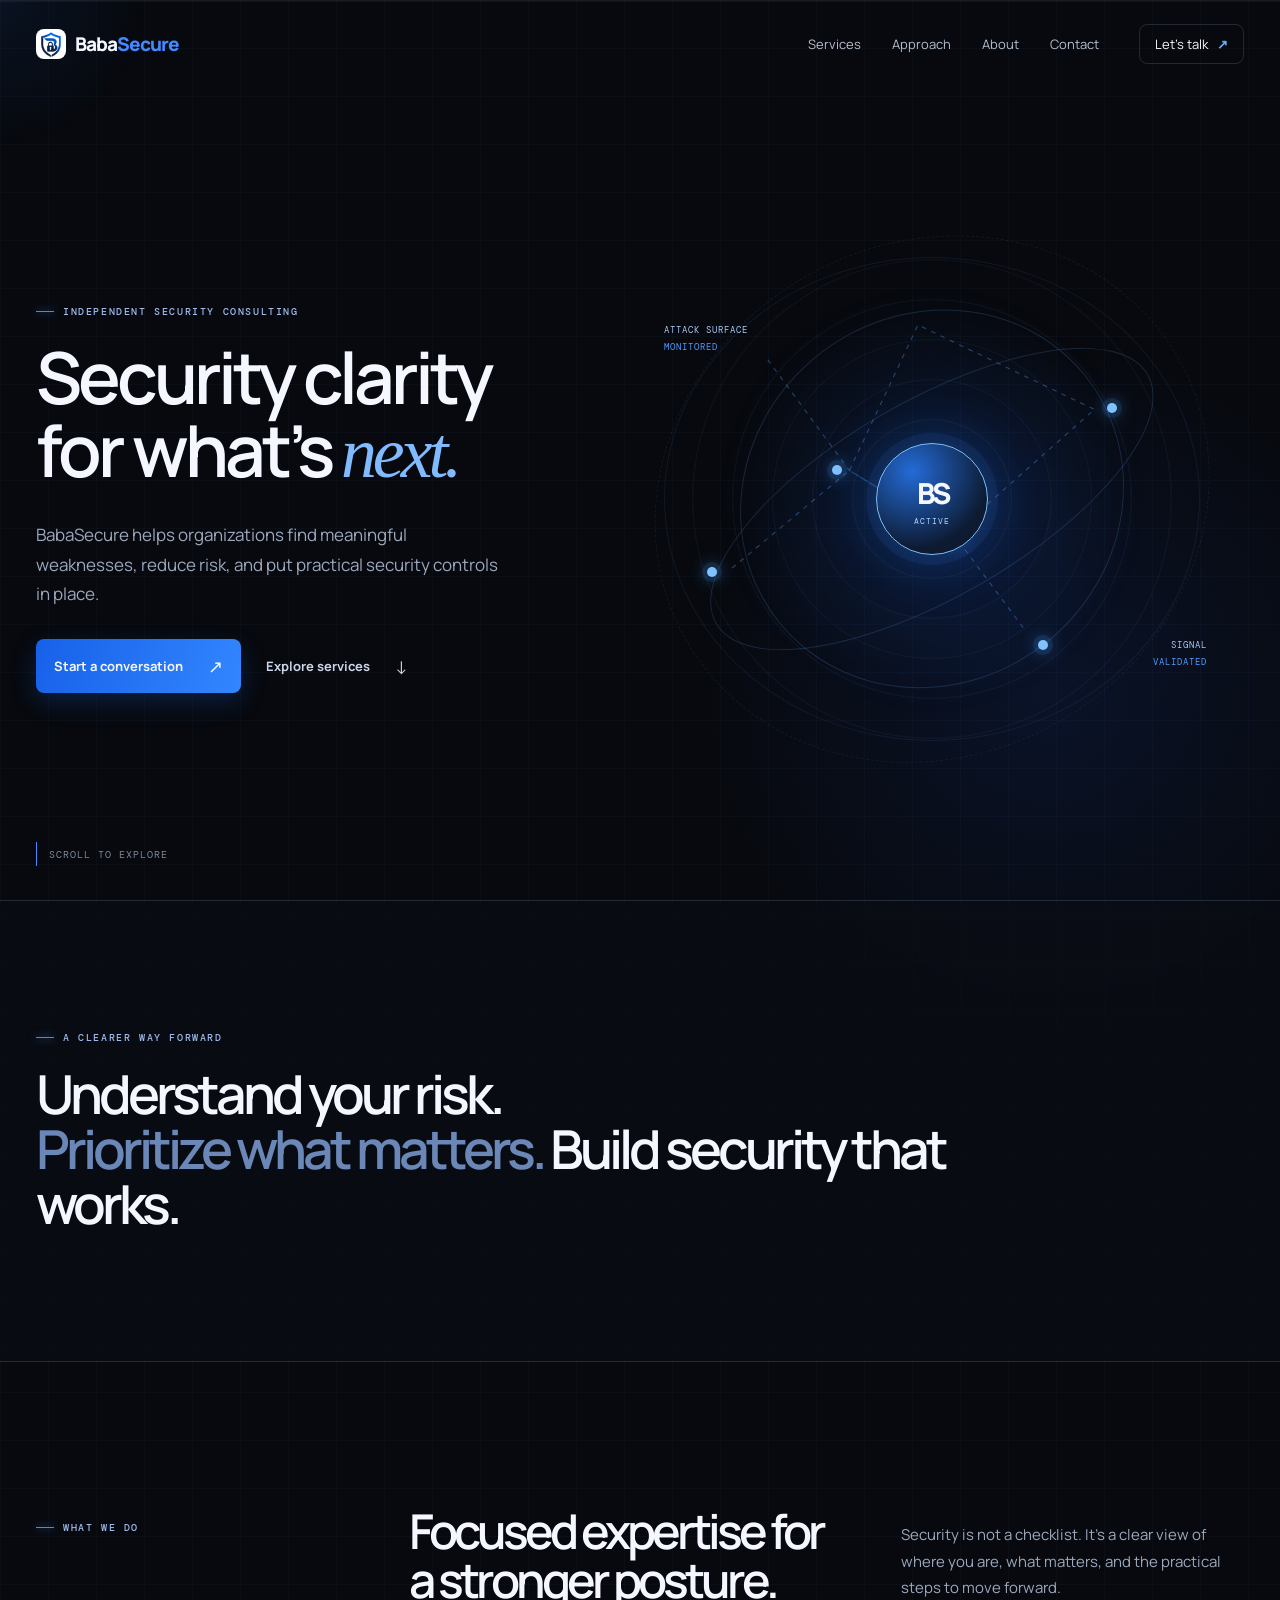
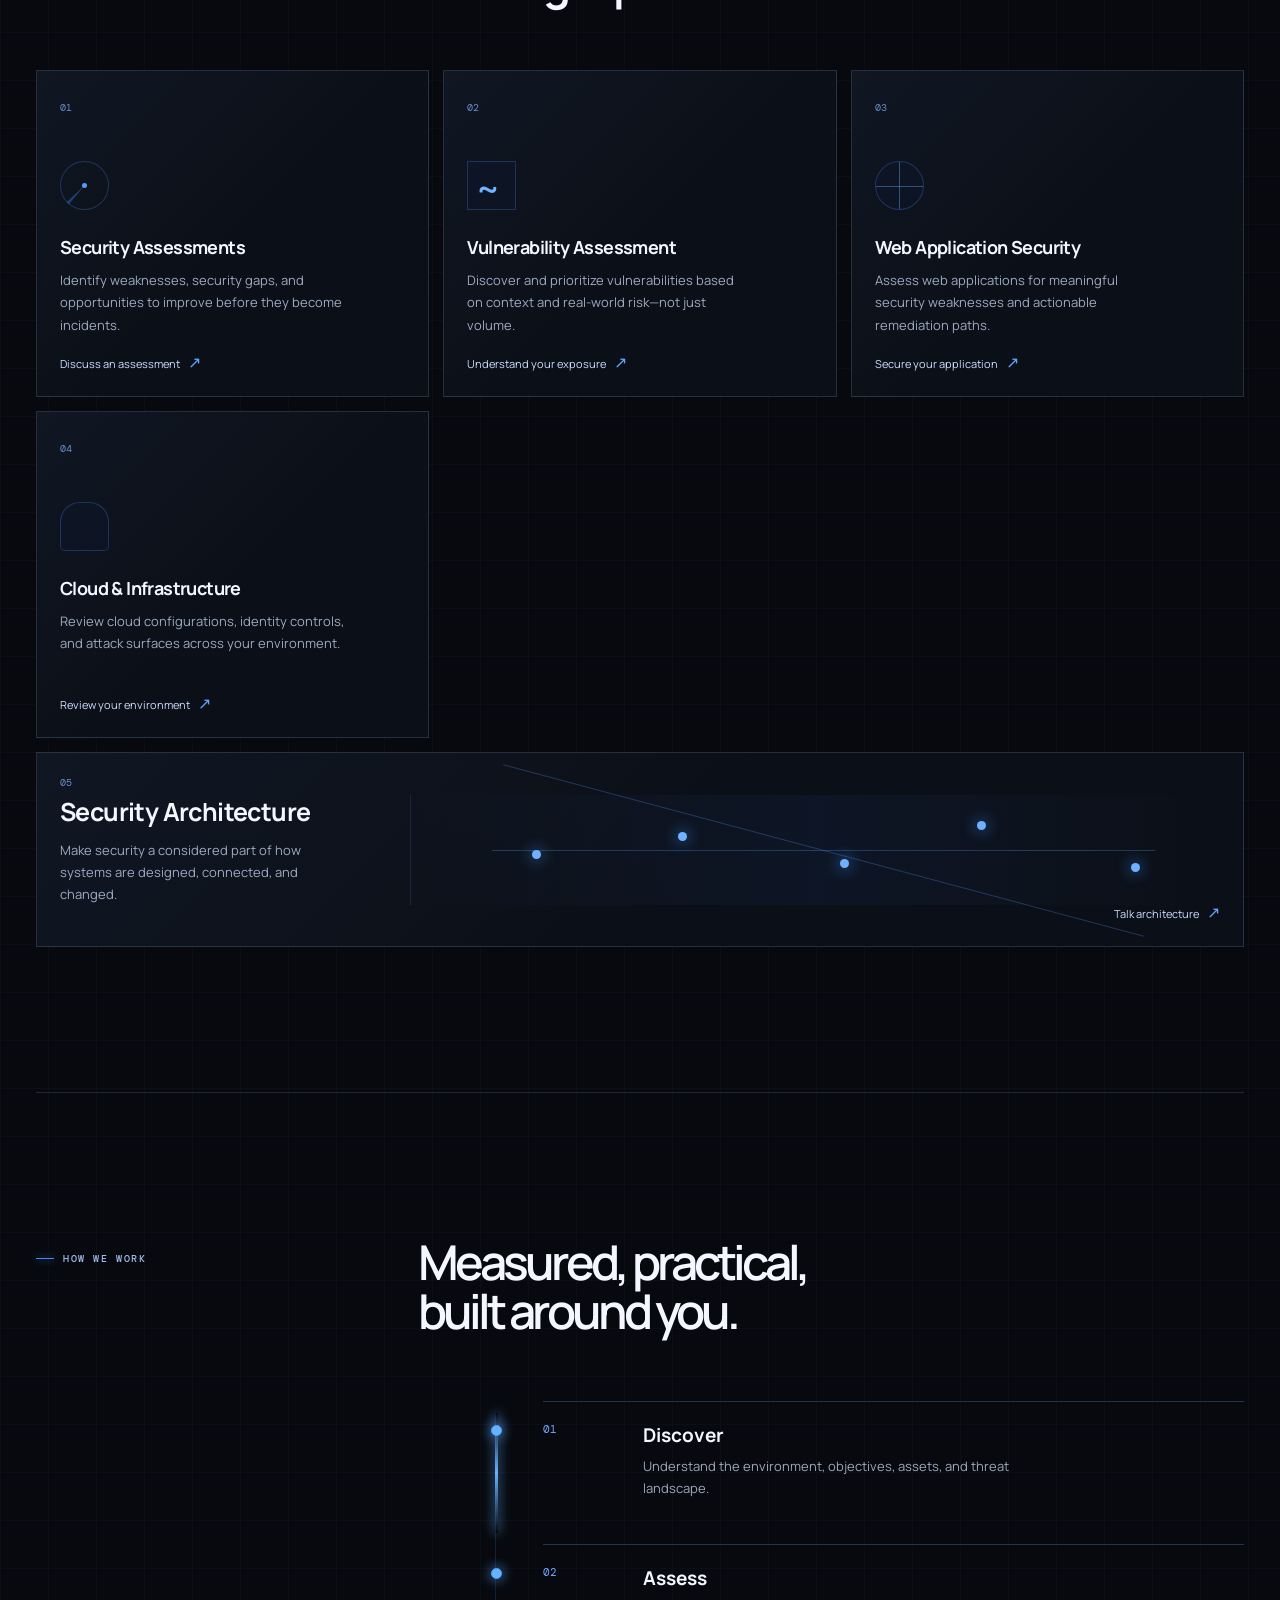
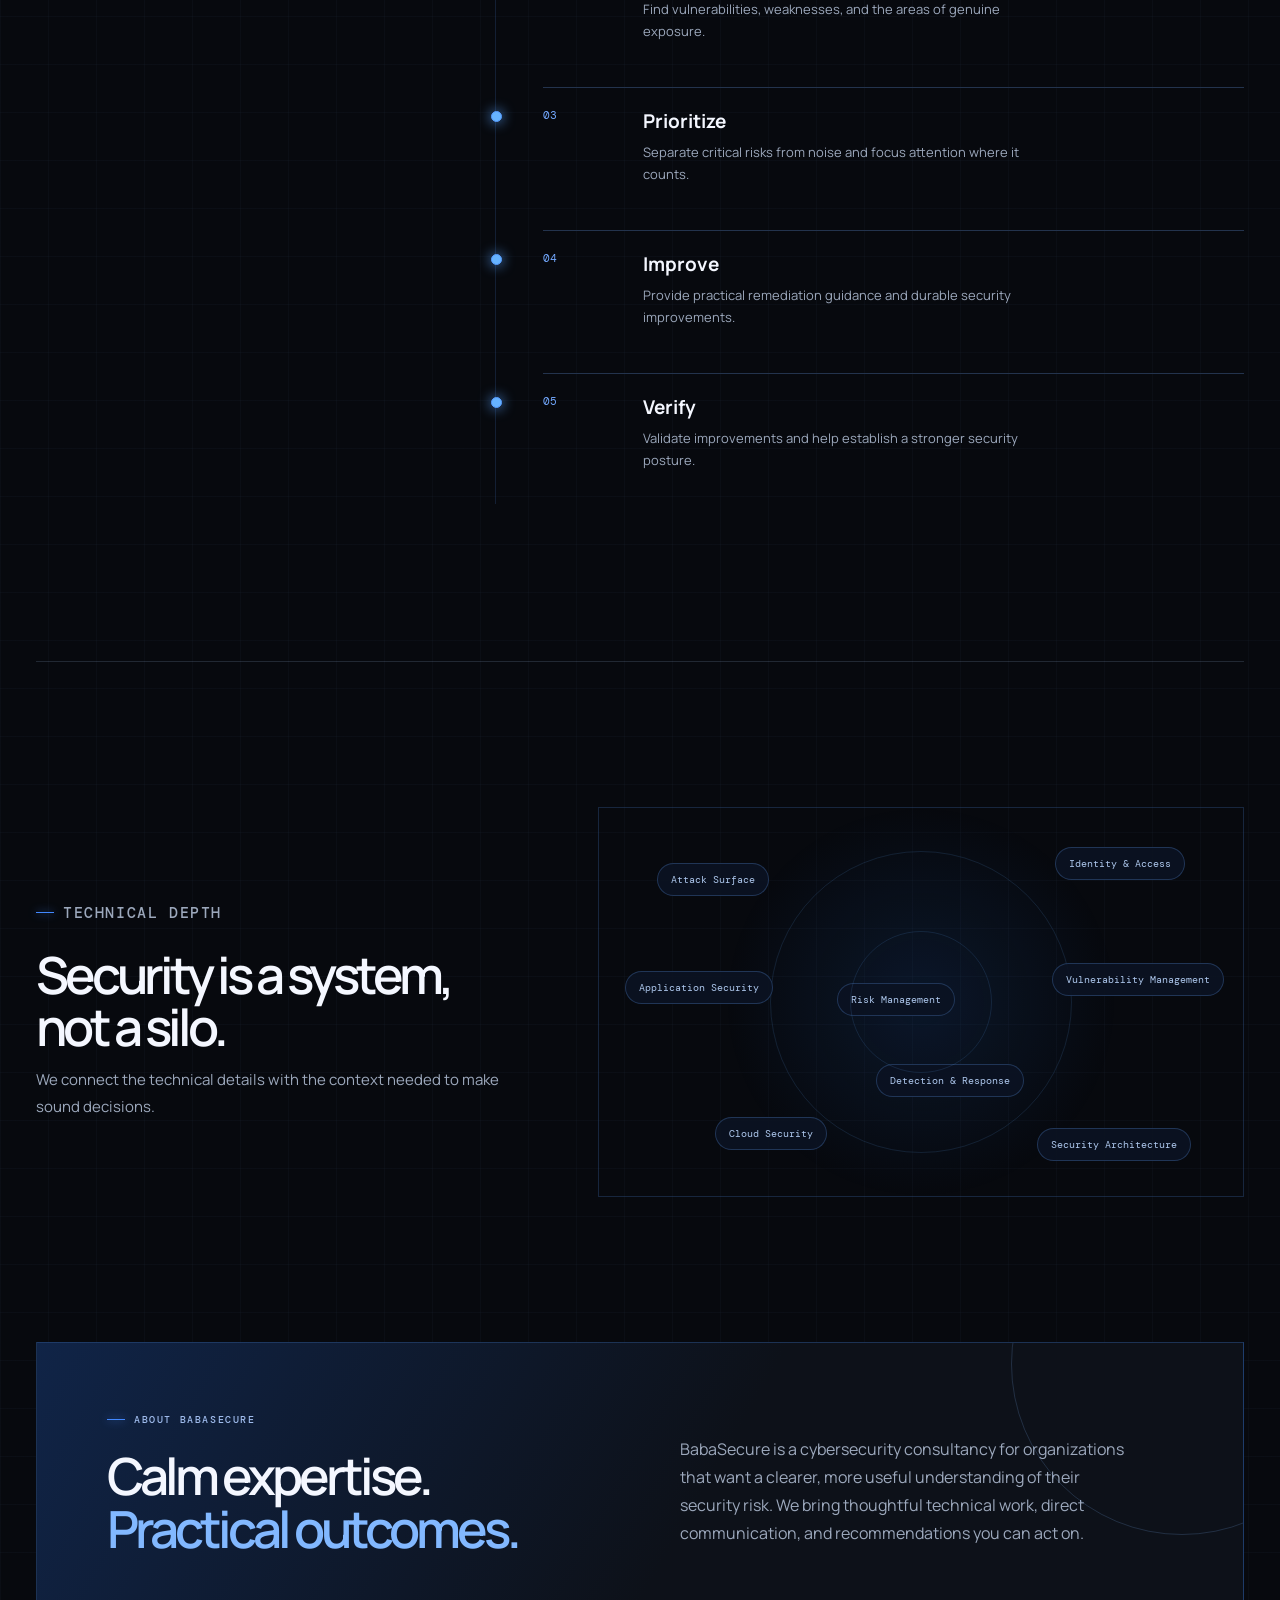
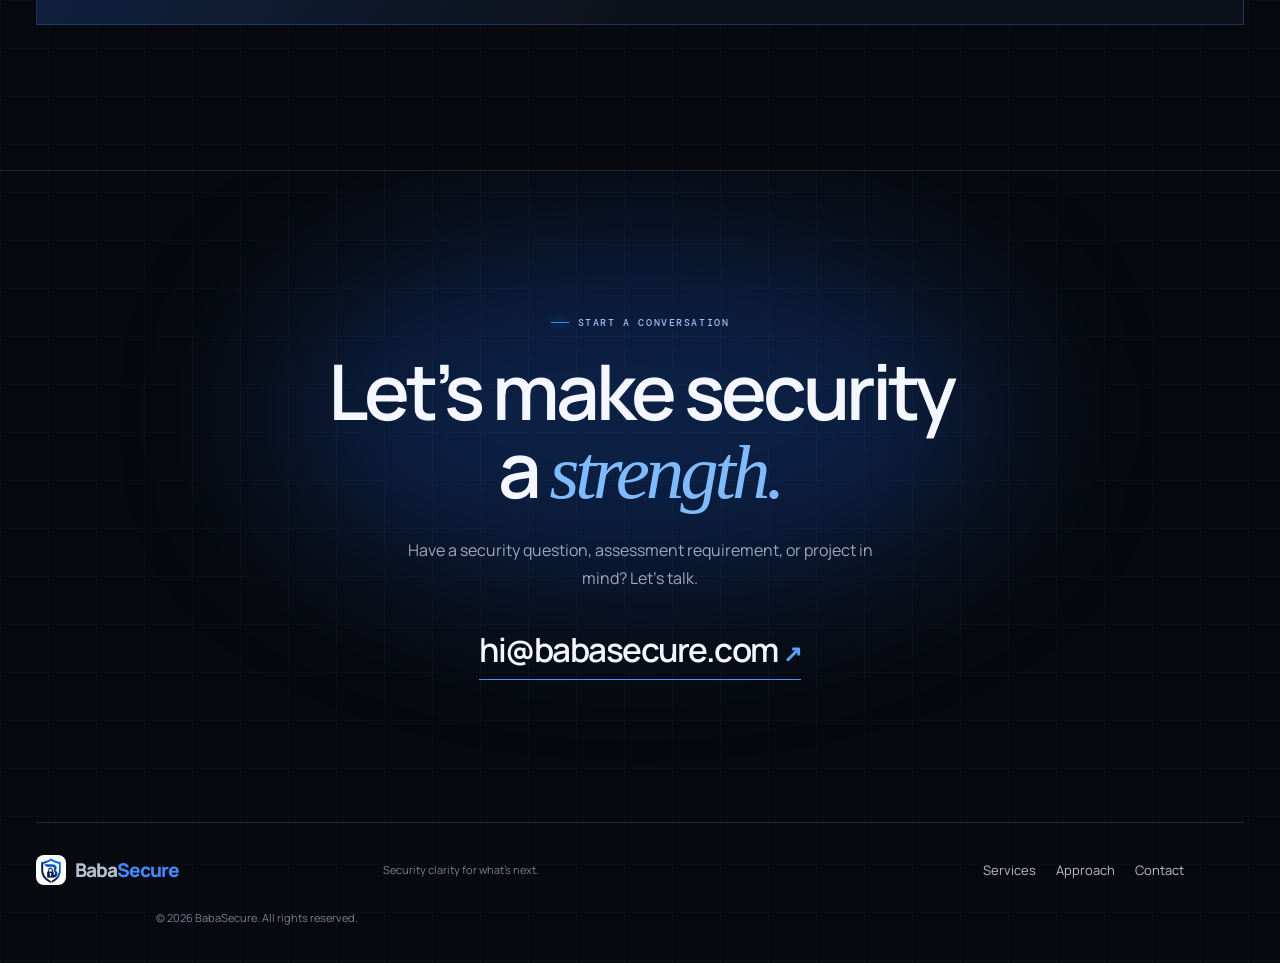
<file: index.html>
<!doctype html>
<html lang="en">
  <head>
    <meta charset="UTF-8" />
    <meta name="viewport" content="width=device-width, initial-scale=1.0" />
    <meta name="description" content="BabaSecure helps organizations understand risk, strengthen controls, and build practical cybersecurity resilience." />
    <meta name="theme-color" content="#07090e" />
    <link rel="canonical" href="https://babasecure.com/" />
    <meta property="og:title" content="BabaSecure — Cybersecurity Consulting" />
    <meta property="og:description" content="Practical cybersecurity for organizations that need clarity, confidence, and resilient systems." />
    <meta property="og:type" content="website" />
    <meta property="og:url" content="https://babasecure.com/" />
    <meta name="twitter:card" content="summary" />
    <title>BabaSecure — Cybersecurity Consulting</title>
    <link rel="icon" href="BabaSecure%20nobg.png" />
    <link rel="stylesheet" href="styles.css" />
    <link rel="stylesheet" href="logo.css" />
  </head>
  <body>
    <div class="progress" aria-hidden="true"><i></i></div>
    <div class="cursor-glow" aria-hidden="true"></div>
    <header class="site-header" id="top">
      <a class="brand" href="#top" aria-label="BabaSecure home"><img src="BabaSecure%20nobg.png" alt="" /><span>Baba<span>Secure</span></span></a>
      <nav class="desktop-nav" aria-label="Main navigation">
        <a href="#services">Services</a><a href="#approach">Approach</a><a href="#about">About</a><a href="#contact">Contact</a>
      </nav>
      <a class="nav-cta" href="mailto:hi@babasecure.com">Let’s talk <b>↗</b></a>
      <button class="menu-toggle" aria-expanded="false" aria-controls="mobile-nav" aria-label="Open menu"><i></i><i></i></button>
    </header>
    <div class="mobile-nav" id="mobile-nav" aria-hidden="true"><a href="#services">Services</a><a href="#approach">Approach</a><a href="#about">About</a><a href="#contact">Contact</a><a class="button primary" href="mailto:hi@babasecure.com">Let’s talk <span>↗</span></a></div>

    <main>
      <section class="hero" aria-labelledby="hero-title">
        <div class="hero-copy reveal">
          <p class="eyebrow"><i></i> Independent security consulting</p>
          <h1 id="hero-title">Security clarity<br />for what’s <em>next.</em></h1>
          <p class="hero-text">BabaSecure helps organizations find meaningful weaknesses, reduce risk, and put practical security controls in place.</p>
          <div class="hero-actions"><a class="button primary" href="mailto:hi@babasecure.com">Start a conversation <span>↗</span></a><a class="button text-button" href="#services">Explore services <span>↓</span></a></div>
        </div>
        <div class="system" aria-label="Abstract animated security network visualization" role="img">
          <div class="orb orb-one"></div><div class="orb orb-two"></div>
          <div class="orbit orbit-a"></div><div class="orbit orbit-b"></div><div class="orbit orbit-c"></div>
          <div class="system-grid"></div>
          <div class="node n1"></div><div class="node n2"></div><div class="node n3"></div><div class="node n4"></div><div class="node n5"></div>
          <svg viewBox="0 0 600 600" aria-hidden="true"><path d="M87 374 212 270 323 338 473 205"/><path d="M125 152 212 270 323 338 399 440"/><path d="M212 270 285 115 473 205"/></svg>
          <div class="core"><span>BS</span><small>ACTIVE</small></div>
          <div class="system-label label-a">ATTACK SURFACE <b>MONITORED</b></div><div class="system-label label-b">SIGNAL <b>VALIDATED</b></div>
        </div>
        <div class="scroll-cue"><span></span> Scroll to explore</div>
      </section>

      <section class="statement"><p class="eyebrow reveal"><i></i> A clearer way forward</p><h2 class="reveal">Understand your risk.<br /><span>Prioritize what matters.</span> Build security that works.</h2></section>

      <section class="services section" id="services">
        <div class="section-head reveal"><p class="eyebrow"><i></i> What we do</p><h2>Focused expertise for<br />a stronger posture.</h2><p>Security is not a checklist. It’s a clear view of where you are, what matters, and the practical steps to move forward.</p></div>
        <div class="service-grid">
          <article class="service-card reveal"><span class="index">01</span><div class="service-icon icon-scan"></div><h3>Security Assessments</h3><p>Identify weaknesses, security gaps, and opportunities to improve before they become incidents.</p><a href="mailto:hi@babasecure.com?subject=Security%20Assessment%20enquiry">Discuss an assessment <span>↗</span></a></article>
          <article class="service-card reveal"><span class="index">02</span><div class="service-icon icon-pulse"></div><h3>Vulnerability Assessment</h3><p>Discover and prioritize vulnerabilities based on context and real-world risk—not just volume.</p><a href="mailto:hi@babasecure.com?subject=Vulnerability%20Assessment%20enquiry">Understand your exposure <span>↗</span></a></article>
          <article class="service-card reveal"><span class="index">03</span><div class="service-icon icon-web"></div><h3>Web Application Security</h3><p>Assess web applications for meaningful security weaknesses and actionable remediation paths.</p><a href="mailto:hi@babasecure.com?subject=Web%20Application%20Security%20enquiry">Secure your application <span>↗</span></a></article>
          <article class="service-card reveal"><span class="index">04</span><div class="service-icon icon-cloud"></div><h3>Cloud & Infrastructure</h3><p>Review cloud configurations, identity controls, and attack surfaces across your environment.</p><a href="mailto:hi@babasecure.com?subject=Cloud%20Security%20enquiry">Review your environment <span>↗</span></a></article>
          <article class="service-card wide reveal"><span class="index">05</span><div><h3>Security Architecture</h3><p>Make security a considered part of how systems are designed, connected, and changed.</p></div><div class="architecture-art"><span></span><span></span><span></span><span></span><span></span></div><a href="mailto:hi@babasecure.com?subject=Security%20Architecture%20enquiry">Talk architecture <span>↗</span></a></article>
        </div>
      </section>

      <section class="approach section" id="approach"><div class="section-head reveal"><p class="eyebrow"><i></i> How we work</p><h2>Measured, practical,<br />built around you.</h2></div><div class="process">
        <div class="process-line" aria-hidden="true"><i></i></div>
        <article class="process-step reveal"><span>01</span><div><h3>Discover</h3><p>Understand the environment, objectives, assets, and threat landscape.</p></div></article>
        <article class="process-step reveal"><span>02</span><div><h3>Assess</h3><p>Find vulnerabilities, weaknesses, and the areas of genuine exposure.</p></div></article>
        <article class="process-step reveal"><span>03</span><div><h3>Prioritize</h3><p>Separate critical risks from noise and focus attention where it counts.</p></div></article>
        <article class="process-step reveal"><span>04</span><div><h3>Improve</h3><p>Provide practical remediation guidance and durable security improvements.</p></div></article>
        <article class="process-step reveal"><span>05</span><div><h3>Verify</h3><p>Validate improvements and help establish a stronger security posture.</p></div></article>
      </div></section>

      <section class="capabilities section"><div class="capability-copy reveal"><p class="eyebrow"><i></i> Technical depth</p><h2>Security is a system,<br />not a silo.</h2><p>We connect the technical details with the context needed to make sound decisions.</p></div><div class="constellation reveal" aria-label="Security capabilities"><button>Attack Surface</button><button>Identity &amp; Access</button><button>Application Security</button><button>Cloud Security</button><button>Vulnerability Management</button><button>Security Architecture</button><button>Detection &amp; Response</button><button>Risk Management</button></div></section>

      <section class="about section" id="about"><div class="about-card reveal"><div><p class="eyebrow"><i></i> About BabaSecure</p><h2>Calm expertise.<br /><span>Practical outcomes.</span></h2></div><p>BabaSecure is a cybersecurity consultancy for organizations that want a clearer, more useful understanding of their security risk. We bring thoughtful technical work, direct communication, and recommendations you can act on.</p></div></section>
      <section class="contact" id="contact"><div class="contact-glow"></div><p class="eyebrow reveal"><i></i> Start a conversation</p><h2 class="reveal">Let’s make security<br />a <em>strength.</em></h2><p class="reveal">Have a security question, assessment requirement, or project in mind? Let’s talk.</p><a class="email-link reveal" href="mailto:hi@babasecure.com">hi@babasecure.com <span>↗</span></a></section>
    </main>
    <footer><a class="brand" href="#top"><img src="BabaSecure%20nobg.png" alt="" /><span>Baba<span>Secure</span></span></a><p>Security clarity for what’s next.</p><div><a href="#services">Services</a><a href="#approach">Approach</a><a href="mailto:hi@babasecure.com">Contact</a></div><small>© <span id="year"></span> BabaSecure. All rights reserved.</small></footer>
    <script src="script.js"></script>
  </body>
</html>
</file>
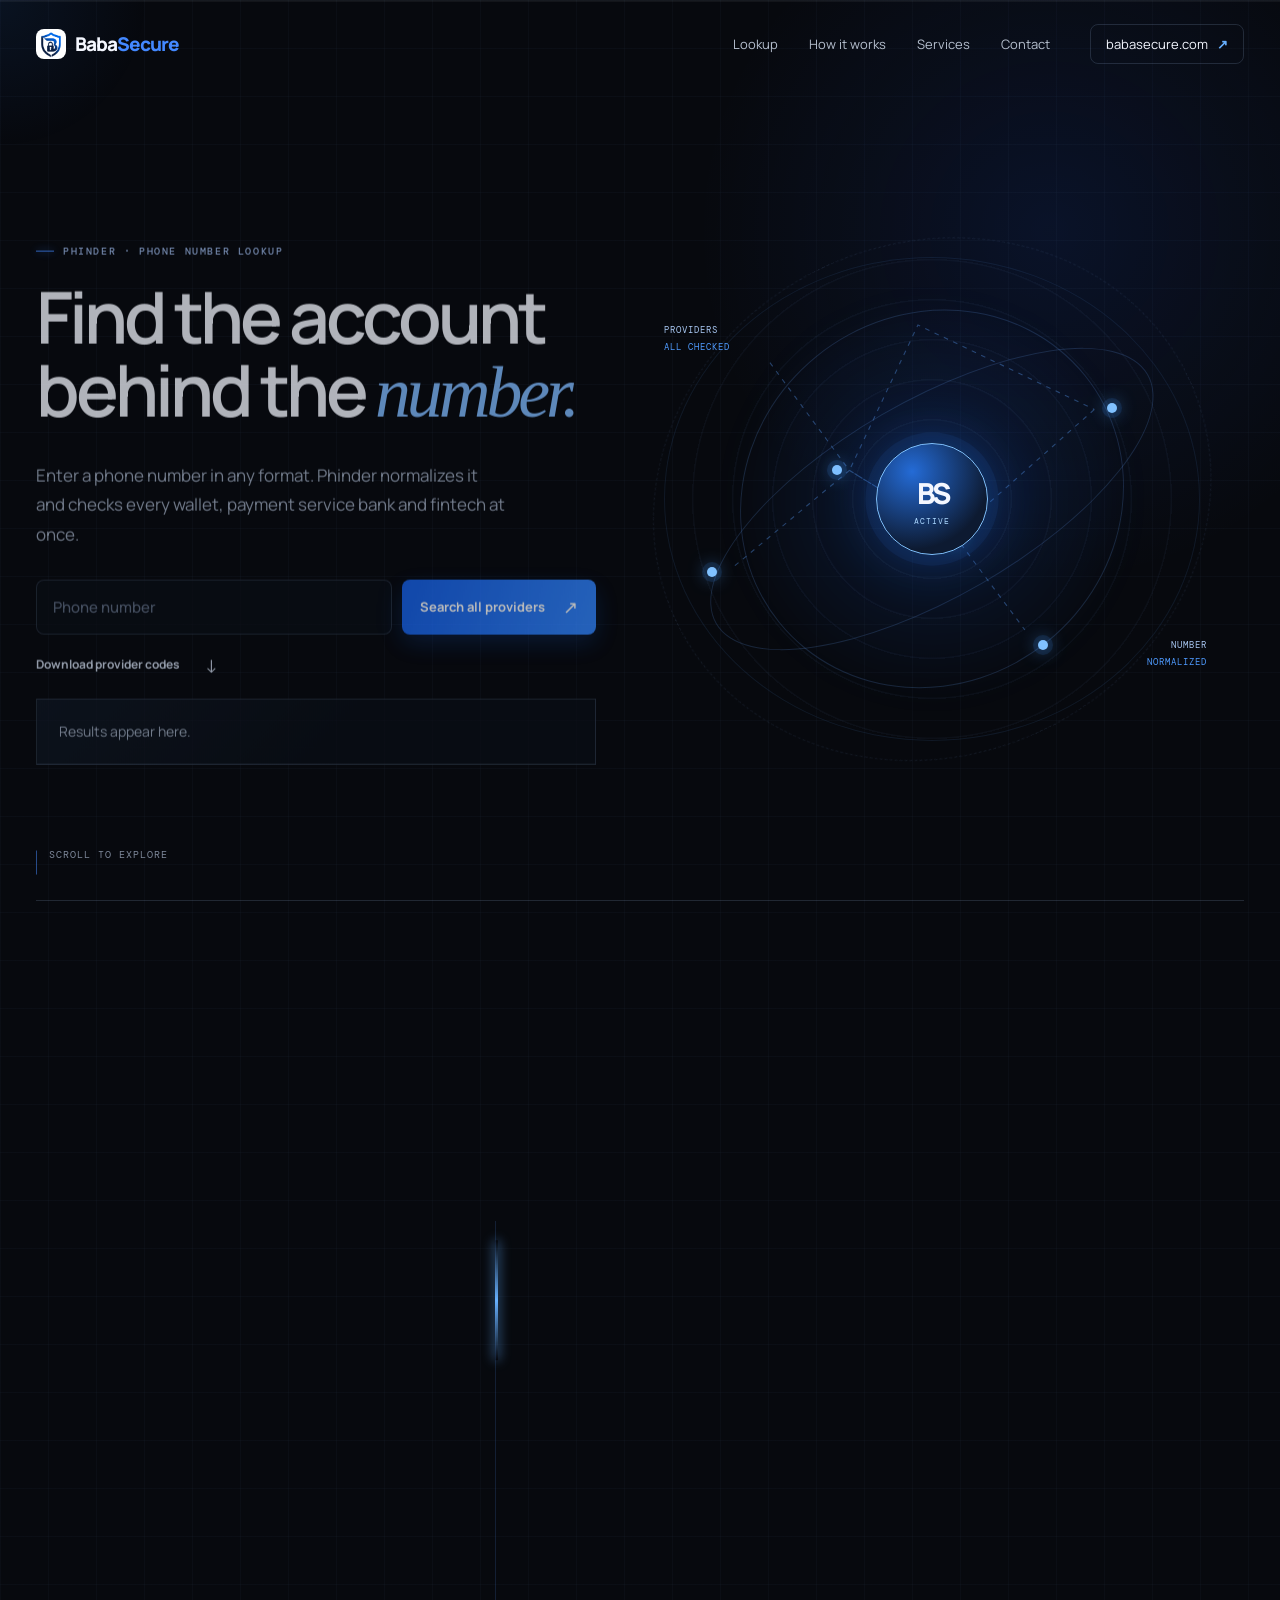
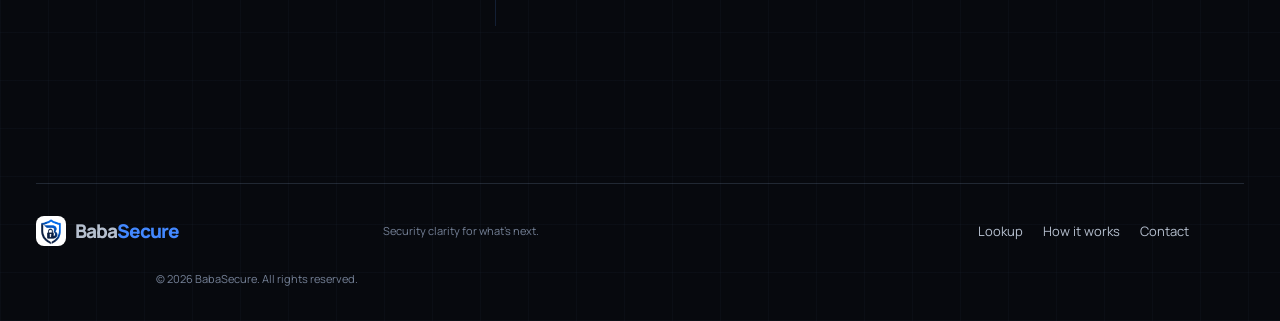
<file: Phinder/index.html>
<!doctype html>
<html lang="en">
  <head>
    <meta charset="utf-8" />
    <meta http-equiv="refresh" content="0; url=./Phinder.html" />
    <link rel="canonical" href="./Phinder.html" />
    <title>Phinder - BabaSecure</title>
  </head>
  <body>
    <p><a href="./Phinder.html">Open Phinder</a></p>
  </body>
</html>
</file>
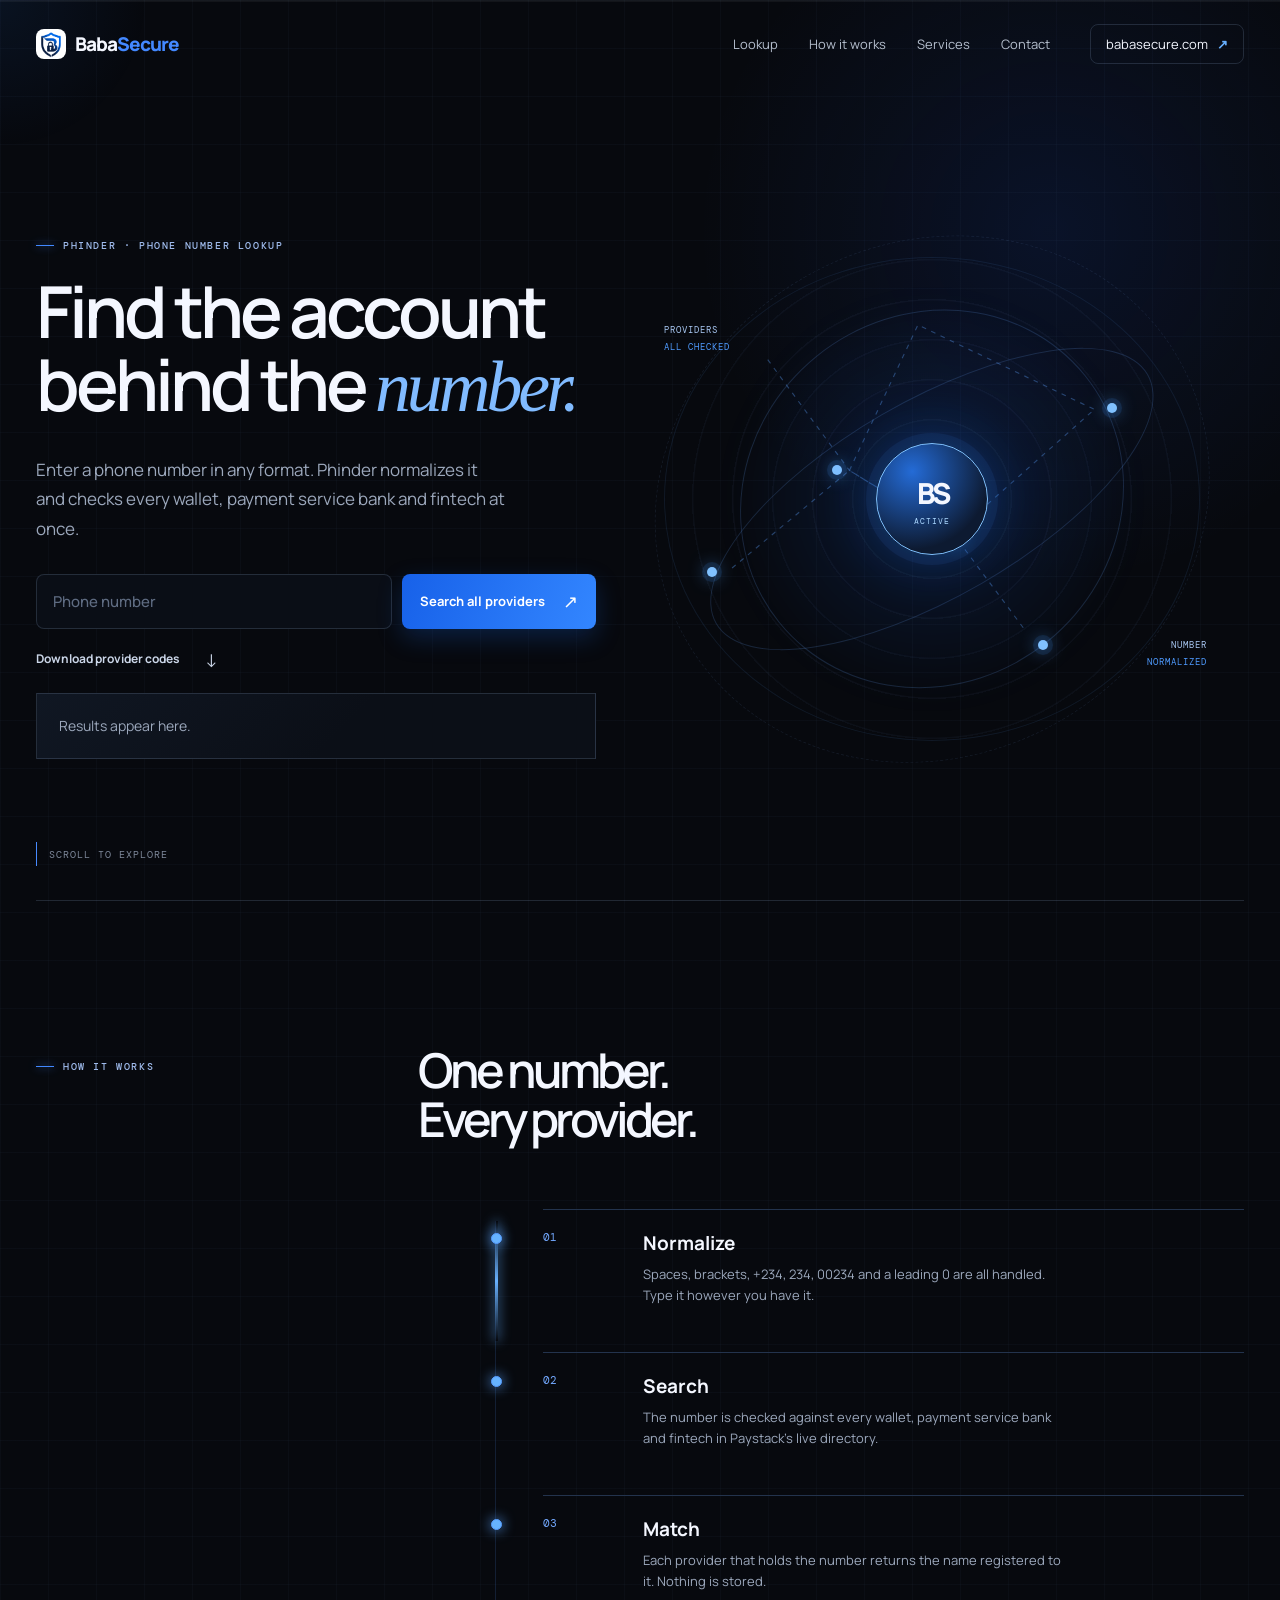
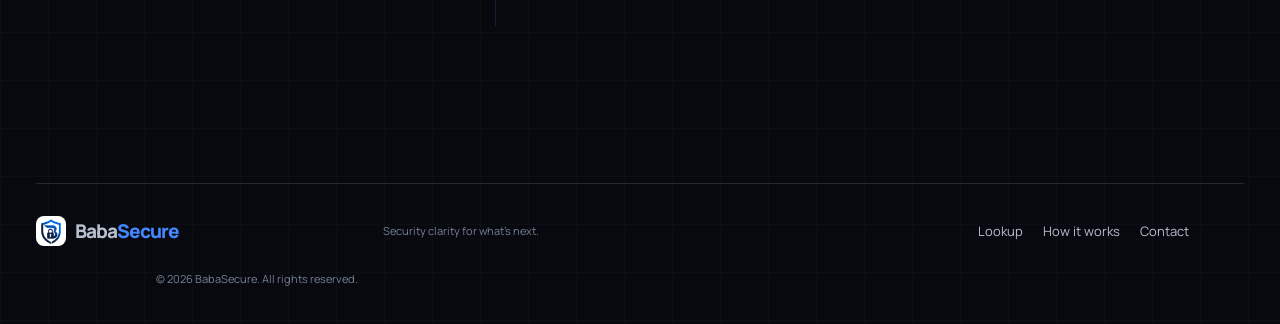
<file: Phinder/Phinder.html>
<!doctype html>
<html lang="en">
<head>
<meta charset="UTF-8">
<meta name="viewport" content="width=device-width, initial-scale=1.0">
<meta name="description" content="Phinder by BabaSecure: enter a phone number and find the registered account name across wallets and payment service banks.">
<meta name="theme-color" content="#07090e">
<meta name="robots" content="noindex">
<title>Phinder — BabaSecure</title>
<link rel="icon" href="../BabaSecure%20nobg.png">
<link rel="stylesheet" href="../styles.css">
<link rel="stylesheet" href="../logo.css">
<style>
.ph-form{max-width:560px}
.ph-row{display:flex;gap:10px}
.ph-input{flex:1;min-width:0;background:#0a0e16;border:1px solid var(--line);border-radius:8px;padding:16px 16px;color:var(--ink);font:500 15px var(--sans);outline:none;transition:border-color .2s,box-shadow .2s}
.ph-input::placeholder{color:#5f6c82}
.ph-input:focus{border-color:#528dff;box-shadow:0 0 0 3px rgba(38,115,255,.22)}
.ph-row .button{border:0;cursor:pointer;color:#fff;white-space:nowrap;gap:18px}
.ph-row .button:disabled{opacity:.6;cursor:progress;transform:none}
.ph-sub{display:flex;align-items:center;gap:22px;margin-top:18px}
.ph-sub .text-button{background:none;border:0;cursor:pointer;padding:0;font-size:12px}
.ph-result{margin-top:22px;border:1px solid var(--line);background:linear-gradient(135deg,#101723,#0b0f17 55%);padding:20px 22px;max-width:560px}
.ph-result[data-state=success]{border-color:#3b78e0;background:linear-gradient(120deg,#102447,#0b0f17 70%);animation:ph-in .45s ease}
.ph-result[data-state=error]{border-color:rgba(255,124,131,.4)}
.ph-rlabel{font:500 10px var(--mono);color:#9fbbec;letter-spacing:1.6px;text-transform:uppercase;margin:0 0 10px;display:flex;align-items:center;gap:9px}
.ph-rlabel:before{content:"";width:18px;height:1px;background:#4288ff;box-shadow:0 0 8px #4288ff}
.ph-result[data-state=error] .ph-rlabel{color:#ff9aa0}
.ph-rname{font-size:clamp(24px,2.8vw,34px);font-weight:600;letter-spacing:-1.2px;line-height:1.15;margin:0;overflow-wrap:anywhere}
.ph-rtext{margin:0;font-size:14px;line-height:1.7;color:var(--muted)}
.ph-rmeta{font:11px/1.7 var(--mono);color:#7d889a;margin:8px 0 0}
.ph-rmeta+.ph-rname{margin-top:20px}
.system.scanning .core{animation-duration:.9s}
.system.scanning .orbit-c{animation-duration:6s}
.system.scanning .system-label b{color:#8fd0ff}
a:focus-visible,button:focus-visible{outline:2px solid #66b9ff;outline-offset:2px}
@keyframes ph-in{from{opacity:0;transform:translateY(10px)}to{opacity:1;transform:none}}
@media(max-width:600px){.ph-row{flex-direction:column}.ph-row .button{min-height:51px}}
</style>
</head>
<body>
<div class="progress" aria-hidden="true"><i></i></div>
<div class="cursor-glow" aria-hidden="true"></div>

<header class="site-header" id="top">
  <a class="brand" href="https://babasecure.com/" aria-label="BabaSecure home"><img src="../BabaSecure%20nobg.png" alt=""><span>Baba<span>Secure</span></span></a>
  <nav class="desktop-nav" aria-label="Main navigation">
    <a href="#lookup">Lookup</a><a href="#how">How it works</a><a href="https://babasecure.com/#services">Services</a><a href="https://babasecure.com/#contact">Contact</a>
  </nav>
  <a class="nav-cta" href="https://babasecure.com/">babasecure.com <b>↗</b></a>
  <button class="menu-toggle" aria-expanded="false" aria-controls="mobile-nav" aria-label="Open menu"><i></i><i></i></button>
</header>
<div class="mobile-nav" id="mobile-nav" aria-hidden="true">
  <a href="#lookup">Lookup</a><a href="#how">How it works</a><a href="https://babasecure.com/#services">Services</a><a href="https://babasecure.com/#contact">Contact</a>
  <a class="button primary" href="https://babasecure.com/">babasecure.com <span>↗</span></a>
</div>

<main>
  <section class="hero" id="lookup" aria-labelledby="hero-title">
    <div class="hero-copy reveal">
      <p class="eyebrow"><i></i> Phinder · Phone number lookup</p>
      <h1 id="hero-title">Find the account<br>behind the <em>number.</em></h1>
      <p class="hero-text">Enter a phone number in any format. Phinder normalizes it and checks every wallet, payment service bank and fintech at once.</p>

      <div class="ph-form">
        <div class="ph-row">
          <input class="ph-input" id="phone" type="tel" placeholder="Phone number" autocomplete="off" aria-label="Phone number">
          <button class="button primary" id="search" type="button">Search all providers <span>↗</span></button>
        </div>
        <div class="ph-sub"><button class="button text-button" id="downloadBanks" type="button">Download provider codes <span>↓</span></button></div>
      </div>
      <div class="ph-result" id="result" role="status" aria-live="polite" data-state="idle"><p class="ph-rtext">Results appear here.</p></div>
    </div>

    <div class="system" id="system" aria-label="Abstract animated network visualization" role="img">
      <div class="orb orb-one"></div><div class="orb orb-two"></div>
      <div class="orbit orbit-a"></div><div class="orbit orbit-b"></div><div class="orbit orbit-c"></div>
      <div class="system-grid"></div>
      <div class="node n1"></div><div class="node n2"></div><div class="node n3"></div><div class="node n4"></div><div class="node n5"></div>
      <svg viewBox="0 0 600 600" aria-hidden="true"><path d="M87 374 212 270 323 338 473 205"/><path d="M125 152 212 270 323 338 399 440"/><path d="M212 270 285 115 473 205"/></svg>
      <div class="core"><span>BS</span><small>ACTIVE</small></div>
      <div class="system-label label-a">PROVIDERS <b>ALL CHECKED</b></div><div class="system-label label-b">NUMBER <b>NORMALIZED</b></div>
    </div>
    <div class="scroll-cue"><span></span> Scroll to explore</div>
  </section>

  <section class="approach section" id="how">
    <div class="section-head reveal"><p class="eyebrow"><i></i> How it works</p><h2>One number.<br>Every provider.</h2></div>
    <div class="process">
      <div class="process-line" aria-hidden="true"><i></i></div>
      <article class="process-step reveal"><span>01</span><div><h3>Normalize</h3><p>Spaces, brackets, +234, 234, 00234 and a leading 0 are all handled. Type it however you have it.</p></div></article>
      <article class="process-step reveal"><span>02</span><div><h3>Search</h3><p>The number is checked against every wallet, payment service bank and fintech in Paystack’s live directory.</p></div></article>
      <article class="process-step reveal"><span>03</span><div><h3>Match</h3><p>Each provider that holds the number returns the name registered to it. Nothing is stored.</p></div></article>
    </div>
  </section>
</main>

<footer>
  <a class="brand" href="https://babasecure.com/"><img src="../BabaSecure%20nobg.png" alt=""><span>Baba<span>Secure</span></span></a>
  <p>Security clarity for what’s next.</p>
  <div><a href="#lookup">Lookup</a><a href="#how">How it works</a><a href="https://babasecure.com/#contact">Contact</a></div>
  <small>© <span id="year"></span> BabaSecure. All rights reserved.</small>
</footer>

<script src="../script.js"></script>
<script>
const $ = id => document.getElementById(id);
const result = $('result'), system = $('system');
const el = (tag, cls, text) => { const e = document.createElement(tag); e.className = cls; e.textContent = text; return e; };
const setResult = (state, items) => { result.dataset.state = state; result.replaceChildren(...items); };

$('downloadBanks').addEventListener('click', async () => {
  try {
    const r = await fetch('/api/banks'), d = await r.json();
    if (!r.ok) throw new Error(d.error || 'Provider list unavailable.');
    const esc = v => '"' + String(v ?? '').replaceAll('"', '""') + '"';
    const csv = ['Name,Paystack code,NIP institution code,Type,Active',
      ...d.banks.map(b => [b.name, b.code, b.nipCode, b.type, b.active].map(esc).join(','))].join('\r\n');
    const a = document.createElement('a');
    a.href = URL.createObjectURL(new Blob([csv], { type: 'text/csv' }));
    a.download = 'paystack-nigeria-bank-codes.csv'; a.click(); URL.revokeObjectURL(a.href);
  } catch (err) { setResult('error', [el('p', 'ph-rlabel', 'Download failed'), el('p', 'ph-rtext', err.message)]); }
});

async function lookup() {
  const phone = $('phone').value.trim(), btn = $('search');
  if (!phone) { setResult('error', [el('p', 'ph-rlabel', 'No number'), el('p', 'ph-rtext', 'Enter a phone number.')]); $('phone').focus(); return; }
  btn.disabled = true; system.classList.add('scanning');
  setResult('idle', [el('p', 'ph-rlabel', 'Searching'), el('p', 'ph-rtext', 'Checking all providers. This can take several seconds…')]);
  try {
    const res = await fetch('/api/resolve', { method: 'POST', headers: { 'content-type': 'application/json' }, body: JSON.stringify({ phone }) });
    const data = await res.json();
    if (!res.ok) throw new Error(data.error || 'Lookup failed.');
    const note = data.incomplete?.length ? ` ${data.incomplete.length} provider(s) did not respond: ${data.incomplete.join(', ')}.` : '';
    if (!data.matches.length) {
      setResult('error', [el('p', 'ph-rlabel', 'No match'), el('p', 'ph-rtext', `No registered name found for ${data.normalized} at ${data.checked} providers.${note}`)]);
    } else {
      const items = [el('p', 'ph-rlabel', `${data.matches.length} ${data.matches.length === 1 ? 'match' : 'matches'} · ${data.normalized}`)];
      for (const m of data.matches) items.push(el('p', 'ph-rname', m.accountName), el('p', 'ph-rmeta', m.bank));
      items.push(el('p', 'ph-rmeta', `Checked ${data.checked} providers · ${new Date(data.timestamp).toLocaleString()}${note}`));
      setResult('success', items);
    }
  } catch (err) {
    setResult('error', [el('p', 'ph-rlabel', 'No result'), el('p', 'ph-rtext', err.message || 'Could not reach the service.')]);
  } finally { btn.disabled = false; system.classList.remove('scanning'); }
}
$('search').addEventListener('click', lookup);
$('phone').addEventListener('keydown', e => { if (e.key === 'Enter') lookup(); });
</script>
</body>
</html>
</file>
<file: styles.css>
@import url('https://fonts.googleapis.com/css2?family=DM+Mono:wght@400;500&family=Manrope:wght@400;500;600;700;800&display=swap');
:root{--bg:#07090e;--surface:#0c1018;--line:rgba(176,202,246,.16);--ink:#f4f7ff;--muted:#9ca8bc;--blue:#2673ff;--cyan:#66b9ff;--mono:'DM Mono',monospace;--sans:Manrope,Arial,sans-serif}*{box-sizing:border-box}html{scroll-behavior:smooth}body{margin:0;background:var(--bg);color:var(--ink);font-family:var(--sans);overflow-x:hidden;background-image:radial-gradient(circle at 82% 12%,rgba(35,98,255,.11),transparent 22rem),linear-gradient(rgba(111,142,200,.035) 1px,transparent 1px),linear-gradient(90deg,rgba(111,142,200,.035) 1px,transparent 1px);background-size:auto,48px 48px,48px 48px}a{color:inherit;text-decoration:none}button{font:inherit}.progress{height:2px;position:fixed;z-index:100;inset:0 0 auto;background:rgba(255,255,255,.05)}.progress i{display:block;height:100%;width:0;background:linear-gradient(90deg,var(--blue),var(--cyan));box-shadow:0 0 12px var(--blue)}.site-header{height:88px;display:flex;align-items:center;justify-content:space-between;max-width:1340px;margin:auto;padding:0 36px;position:sticky;top:0;z-index:20;transition:.35s}.site-header.scrolled{height:70px;background:rgba(7,9,14,.76);backdrop-filter:blur(16px);border-bottom:1px solid rgba(255,255,255,.08)}.brand{font-weight:800;font-size:19px;letter-spacing:-1px;display:flex;align-items:center;gap:9px}.brand>span:last-child>span{color:#4388ff}.brand-mark{width:29px;height:29px;border:1px solid #347dff;border-radius:8px;display:grid;place-items:center;font-size:14px;background:linear-gradient(145deg,rgba(62,134,255,.3),rgba(11,22,47,.2));box-shadow:inset 0 0 13px #2869cc44}.desktop-nav{display:flex;gap:31px;margin-left:auto;margin-right:40px}.desktop-nav a,footer a{font-size:13px;color:#b5bfce;transition:.2s}.desktop-nav a:hover,footer a:hover{color:#fff}.nav-cta{font-size:13px;border:1px solid var(--line);padding:10px 15px;border-radius:8px;transition:.25s}.nav-cta:hover{border-color:#528dff;background:#1e58c61}.nav-cta b{color:#67b0ff;margin-left:6px}.menu-toggle,.mobile-nav{display:none}.hero{min-height:calc(100vh - 88px);max-width:1340px;margin:auto;padding:80px 36px 70px;display:grid;grid-template-columns:1fr 1fr;align-items:center;position:relative}.hero-copy{z-index:2}.eyebrow{font:500 10px var(--mono);color:#9fbbec;text-transform:uppercase;letter-spacing:1.6px;display:flex;align-items:center;gap:9px;margin:0 0 23px}.eyebrow i{width:18px;height:1px;background:#4288ff;box-shadow:0 0 8px #4288ff}.hero h1,.section h2,.statement h2,.contact h2{font-size:clamp(46px,5.6vw,84px);line-height:1.02;letter-spacing:-4px;margin:0;font-weight:600}.hero h1 em,.contact h2 em{font-family:Georgia,serif;font-weight:400;color:#81bbff}.hero-text{max-width:470px;color:var(--muted);font-size:17px;line-height:1.75;margin:30px 0}.hero-actions{display:flex;align-items:center;gap:25px}.button{display:inline-flex;align-items:center;justify-content:center;gap:25px;border-radius:8px;padding:15px 18px;font-size:13px;font-weight:700;transition:transform .25s,box-shadow .25s,border .25s}.button:hover{transform:translateY(-3px)}.primary{background:linear-gradient(110deg,#1761e9,#3386ff);box-shadow:0 9px 25px #175ed343}.primary:hover{box-shadow:0 13px 32px #175ed36b}.button span{font-size:18px;font-weight:400}.text-button{color:#cbd6e8;padding-left:0}.text-button:hover{color:white}.system{height:min(570px,44vw);min-height:470px;position:relative;isolation:isolate;margin-left:-20px;transform:translate(var(--mx,0),var(--my,0));transition:transform .5s ease-out}.system:before{content:"";position:absolute;inset:7% 8%;border-radius:50%;background:radial-gradient(circle,rgba(37,113,255,.17),transparent 58%);filter:blur(12px);z-index:-2}.system-grid{position:absolute;inset:7%;border:1px solid #5085ca20;border-radius:50%;background:repeating-radial-gradient(circle at center,transparent 0 38px,#8db8ff0b 39px 40px)}.orbit{position:absolute;border:1px solid rgba(108,166,255,.18);border-radius:50%;top:50%;left:50%;transform:translate(-50%,-50%) rotate(-30deg)}.orbit-a{width:80%;height:35%}.orbit-b{width:59%;height:70%;transform:translate(-50%,-50%) rotate(51deg)}.orbit-c{width:91%;height:91%;border-style:dashed;border-color:#8eb8ff17;animation:spin 25s linear infinite}.system svg{position:absolute;width:100%;height:100%;inset:0}.system path{fill:none;stroke:#5ba1ff5c;stroke-width:1.2;stroke-dasharray:5 6;animation:dash 16s linear infinite}.node{width:10px;height:10px;border-radius:50%;background:#80c1ff;box-shadow:0 0 0 5px #4597ff20,0 0 18px #4c9fff;position:absolute}.n1{left:14%;top:62%}.n2{left:34%;top:44%}.n3{left:53%;top:56%}.n4{left:78%;top:33%}.n5{left:67%;top:75%}.core{width:112px;height:112px;border-radius:50%;position:absolute;left:50%;top:50%;transform:translate(-50%,-50%);display:flex;flex-direction:column;align-items:center;justify-content:center;background:radial-gradient(circle at 32% 25%,#246bd6,#0d1a31 70%);border:1px solid #7fc1ff;box-shadow:0 0 0 10px #3c8fff15,0 0 60px #1871ff57;animation:breathe 3.5s ease-in-out infinite}.core span{font-size:29px;font-weight:800;letter-spacing:-3px}.core small{font:8px var(--mono);letter-spacing:1px;margin-top:3px;color:#abd7ff}.system-label{font:9px var(--mono);color:#a9c8f3;position:absolute;letter-spacing:1px}.system-label b{display:block;color:#4f9bff;font-weight:400;margin-top:5px}.label-a{left:7%;top:19%}.label-b{right:6%;bottom:20%;text-align:right}.scroll-cue{position:absolute;bottom:34px;left:36px;color:#7d889a;font:10px var(--mono);letter-spacing:1px;text-transform:uppercase;display:flex;gap:12px;align-items:center}.scroll-cue span{height:24px;width:1px;background:#478aff;animation:scroll 1.7s infinite}.statement{padding:130px max(36px,calc((100vw - 1268px)/2));border-top:1px solid var(--line);border-bottom:1px solid var(--line);background:#0a0d14b8}.statement h2{font-size:clamp(33px,4.2vw,64px);max-width:970px}.statement h2 span{color:#6a87b7}.section{max-width:1268px;margin:auto;padding:145px 0}.section-head{display:grid;grid-template-columns:1fr 1.35fr 1fr;gap:30px;align-items:start;margin-bottom:65px}.section-head .eyebrow{margin-top:14px}.section h2{font-size:clamp(34px,3.75vw,58px)}.section-head>p:last-child,.capability-copy>p,.about-card>p{font-size:15px;line-height:1.75;color:var(--muted);margin:15px 0 0}.service-grid{display:grid;grid-template-columns:repeat(3,1fr);gap:14px}.service-card{min-height:327px;background:linear-gradient(135deg,#101723,#0b0f17 55%);border:1px solid var(--line);padding:23px;position:relative;overflow:hidden;transition:.35s}.service-card:before{content:"";position:absolute;inset:0;background:radial-gradient(circle at var(--x,50%) var(--y,50%),#237eff30,transparent 38%);opacity:0;transition:.35s}.service-card:hover{transform:translateY(-7px);border-color:#5594ff91}.service-card:hover:before{opacity:1}.index{font:10px var(--mono);color:#678ec7}.service-icon{width:49px;height:49px;border:1px solid #3a76d355;margin:45px 0 25px;position:relative;background:#0c163055}.icon-scan{border-radius:50%;background:radial-gradient(circle,#4e9cff 0 2px,transparent 3px),conic-gradient(from 20deg,transparent 0 55%,#398cff62 56% 57%,transparent 58%)}.icon-pulse:after{content:"⌁";color:#70b5ff;font-size:39px;position:absolute;left:7px;top:-2px}.icon-web{border-radius:50%}.icon-web:after,.icon-web:before{content:"";position:absolute;background:#66aaff69}.icon-web:after{width:1px;top:0;bottom:0;left:50%}.icon-web:before{height:1px;left:0;right:0;top:50%}.icon-cloud{border-radius:20px 20px 5px 5px}.service-card h3{font-size:18px;margin:0 0 10px;letter-spacing:-.6px}.service-card p{font-size:13px;line-height:1.7;color:#9daac0;margin:0;max-width:285px}.service-card>a{font-size:11px;color:#cbe0ff;position:absolute;bottom:23px;left:23px}.service-card>a span{color:#5ea4ff;font-size:16px;margin-left:6px}.service-card.wide{grid-column:span 3;min-height:195px;display:flex;align-items:center;gap:65px}.wide .index{position:absolute;top:23px}.wide h3{font-size:25px}.wide .architecture-art{flex:1;height:110px;position:relative;background:linear-gradient(90deg,transparent,#347fff10,transparent);border-left:1px solid #3a76d337}.architecture-art:before,.architecture-art:after{content:"";position:absolute;height:1px;background:#5b9dff48;top:55px;left:10%;right:8%}.architecture-art:after{transform:rotate(15deg)}.architecture-art span{position:absolute;width:9px;height:9px;border-radius:50%;background:#70b1ff;box-shadow:0 0 15px #4194ff}.architecture-art span:nth-child(1){left:15%;top:50%}.architecture-art span:nth-child(2){left:33%;top:34%}.architecture-art span:nth-child(3){left:53%;top:58%}.architecture-art span:nth-child(4){left:70%;top:24%}.architecture-art span:nth-child(5){left:89%;top:62%}.wide>a{left:auto;right:23px}.approach{border-top:1px solid var(--line)}.approach .section-head{grid-template-columns:1fr 2.35fr}.process{position:relative;padding-left:42%;display:grid;gap:0}.process-line{position:absolute;top:12px;bottom:12px;left:38%;width:1px;background:#365e9a45}.process-line i{display:block;width:3px;height:120px;background:linear-gradient(transparent,#68b1ff,transparent);box-shadow:0 0 12px #62adff;animation:lineflow 4s ease-in-out infinite}.process-step{min-height:143px;display:grid;grid-template-columns:100px 1fr;border-top:1px solid #23334d;padding:20px 0;position:relative}.process-step:before{content:"";position:absolute;width:9px;height:9px;border-radius:50%;background:#10203b;border:1px solid #579cff;left:-52px;top:23px;transition:.35s}.process-step.in-view:before{background:#66b3ff;box-shadow:0 0 13px #5aa4ff}.process-step span{font:11px var(--mono);color:#73a9ff}.process-step h3{margin:0 0 8px;font-size:19px}.process-step p{color:var(--muted);font-size:13px;line-height:1.65;margin:0;max-width:420px}.capabilities{display:grid;grid-template-columns:1fr 1.3fr;gap:120px;align-items:center;border-top:1px solid var(--line)}.capability-copy .eyebrow{margin-bottom:22px}.capability-copy h2{font-size:clamp(34px,4vw,57px)}.constellation{min-height:390px;position:relative;border:1px solid #31548766;background:radial-gradient(circle at 50% 50%,#1d5db62a,transparent 52%);overflow:hidden}.constellation:before,.constellation:after{content:"";position:absolute;width:300px;height:300px;border:1px solid #66a9ff22;border-radius:50%;left:50%;top:50%;transform:translate(-50%,-50%)}.constellation:after{width:140px;height:140px}.constellation button{position:absolute;border:1px solid #5d99e845;background:#0b1323e8;color:#aec8ee;border-radius:100px;padding:9px 13px;font:10px var(--mono);cursor:pointer;transition:.25s}.constellation button:hover,.constellation button:focus{border-color:#76b7ff;background:#1b4d98;color:#fff;outline:none;box-shadow:0 0 20px #398aff66}.constellation button:nth-child(1){top:14%;left:9%}.constellation button:nth-child(2){top:10%;right:9%}.constellation button:nth-child(3){top:42%;left:4%}.constellation button:nth-child(4){bottom:12%;left:18%}.constellation button:nth-child(5){top:40%;right:3%}.constellation button:nth-child(6){bottom:9%;right:8%}.constellation button:nth-child(7){top:66%;left:43%}.constellation button:nth-child(8){top:45%;left:37%}.about{padding-top:0}.about-card{display:grid;grid-template-columns:1fr 1fr;gap:80px;background:linear-gradient(120deg,#102447,#0d1119 55%);border:1px solid #2f5b9975;padding:70px;position:relative;overflow:hidden}.about-card:after{content:"";width:340px;height:340px;border:1px solid #80b8ff2e;border-radius:50%;position:absolute;right:-110px;top:-150px}.about-card h2{font-size:clamp(35px,4vw,57px)}.about-card h2 span{color:#82b8ff}.about-card>p{font-size:16px;max-width:460px;align-self:center}.contact{padding:145px 36px 150px;text-align:center;position:relative;overflow:hidden;border-top:1px solid var(--line)}.contact>*{position:relative;z-index:1}.contact .eyebrow{justify-content:center}.contact h2{font-size:clamp(48px,6vw,88px)}.contact>p:not(.eyebrow){color:var(--muted);font-size:16px;margin:25px auto 35px;max-width:490px;line-height:1.7}.contact-glow{position:absolute;width:730px;height:350px;border-radius:50%;background:#195dcc4b;filter:blur(80px);left:50%;top:70px;transform:translateX(-50%)}.email-link{font-size:clamp(19px,2.6vw,36px);font-weight:600;letter-spacing:-1.5px;border-bottom:1px solid #4d94ff;padding-bottom:7px;transition:.2s}.email-link:hover{color:#7bb8ff}.email-link span{color:#5aa3ff;font-size:.7em}footer{max-width:1268px;margin:auto;padding:32px 0 38px;border-top:1px solid var(--line);display:grid;grid-template-columns:1fr 1.6fr 1fr;align-items:center;gap:25px}footer p,footer small{margin:0;color:#758197;font-size:11px}footer>div{display:flex;gap:20px;justify-content:center}footer small{text-align:right}.cursor-glow{width:320px;height:320px;position:fixed;z-index:-1;pointer-events:none;border-radius:50%;background:radial-gradient(circle,#2064c91b,transparent 65%);transform:translate(-50%,-50%)}.reveal{opacity:0;transform:translateY(20px);transition:opacity .7s ease,transform .7s ease}.reveal.in-view{opacity:1;transform:none}@keyframes spin{to{transform:translate(-50%,-50%) rotate(330deg)}}@keyframes dash{to{stroke-dashoffset:-180}}@keyframes breathe{50%{box-shadow:0 0 0 18px #3c8fff0c,0 0 70px #1871ff70}}@keyframes scroll{50%{transform:translateY(14px);opacity:.2}}@keyframes lineflow{50%{transform:translateY(380px)}}
@media(max-width:1320px){.section,footer{margin-left:36px;margin-right:36px}.capabilities{gap:65px}}@media(max-width:900px){.site-header{padding:0 24px}.desktop-nav,.nav-cta{display:none}.menu-toggle{display:grid;width:43px;height:38px;border:1px solid var(--line);border-radius:7px;background:none;place-content:center;gap:6px}.menu-toggle i{display:block;width:17px;height:1px;background:#c8d9f5;transition:.2s}.menu-toggle.open i:first-child{transform:translateY(3.5px) rotate(45deg)}.menu-toggle.open i:last-child{transform:translateY(-3.5px) rotate(-45deg)}.mobile-nav{position:fixed;inset:70px 16px auto;z-index:19;background:#0d121d;backdrop-filter:blur(15px);border:1px solid var(--line);border-radius:10px;padding:15px;flex-direction:column;gap:4px;opacity:0;visibility:hidden;transform:translateY(-10px);transition:.2s}.mobile-nav.open{display:flex;opacity:1;visibility:visible;transform:none}.mobile-nav a{padding:13px;font-size:14px;color:#c6d0e0}.mobile-nav .button{margin-top:8px;color:white}.hero{padding:55px 24px 80px;grid-template-columns:1fr;min-height:auto}.hero h1{font-size:clamp(48px,9vw,72px)}.system{height:480px;min-height:0;margin:35px -35px -50px}.scroll-cue{display:none}.section{padding:105px 0}.section-head{grid-template-columns:1fr 1fr;gap:20px}.section-head>p:last-child{grid-column:2}.service-grid{grid-template-columns:1fr 1fr}.service-card.wide{grid-column:span 2}.capabilities{grid-template-columns:1fr;gap:45px}.about-card{padding:50px;gap:35px}.process{padding-left:35%}.process-line{left:30%}footer{grid-template-columns:1fr 1fr}footer p{display:none}footer>div{justify-content:flex-end}footer small{grid-column:span 2;text-align:left}}@media(max-width:600px){body{background-size:auto,34px 34px,34px 34px}.site-header{height:70px}.hero{padding-top:55px}.hero h1{letter-spacing:-2.8px}.hero-text{font-size:15px;margin:23px 0}.hero-actions{gap:12px;align-items:stretch;flex-direction:column}.button{min-height:51px}.text-button{justify-content:flex-start}.system{height:360px;margin-top:20px}.system-label{font-size:7px}.core{width:88px;height:88px}.statement{padding:85px 24px}.statement h2{letter-spacing:-2.2px}.section,footer{margin-left:24px;margin-right:24px}.section{padding:83px 0}.section-head{grid-template-columns:1fr;margin-bottom:42px}.section-head>p:last-child{grid-column:auto;margin:0;max-width:420px}.service-grid{grid-template-columns:1fr}.service-card{min-height:305px}.service-card.wide{grid-column:span 1;display:block;min-height:300px}.wide .architecture-art{margin-top:20px;height:80px}.wide>a{left:23px;right:auto}.approach .section-head{grid-template-columns:1fr}.process{padding-left:25px}.process-line{left:4px}.process-step{grid-template-columns:65px 1fr}.process-step:before{left:-26px}.capabilities{gap:30px}.constellation{min-height:430px}.constellation button{font-size:9px;padding:8px}.constellation button:nth-child(2){right:2%}.constellation button:nth-child(5){right:-3%}.about-card{grid-template-columns:1fr;padding:35px 24px;gap:3px}.about-card h2{letter-spacing:-2px}.contact{padding:100px 24px}.contact h2{letter-spacing:-2.5px}footer{display:flex;flex-wrap:wrap;gap:22px;padding:27px 0}footer>div{width:100%;justify-content:flex-start;flex-wrap:wrap}footer small{width:100%;text-align:left}.cursor-glow{display:none}}@media(prefers-reduced-motion:reduce){*,*:before,*:after{animation-duration:.001ms!important;transition-duration:.001ms!important;scroll-behavior:auto!important}.reveal{opacity:1;transform:none}}
</file>
<file: logo.css>
.brand img{width:30px;height:30px;object-fit:contain;border-radius:8px;background:#fff;padding:1px}
.icon-pulse:after{content:"~"}
</file>
